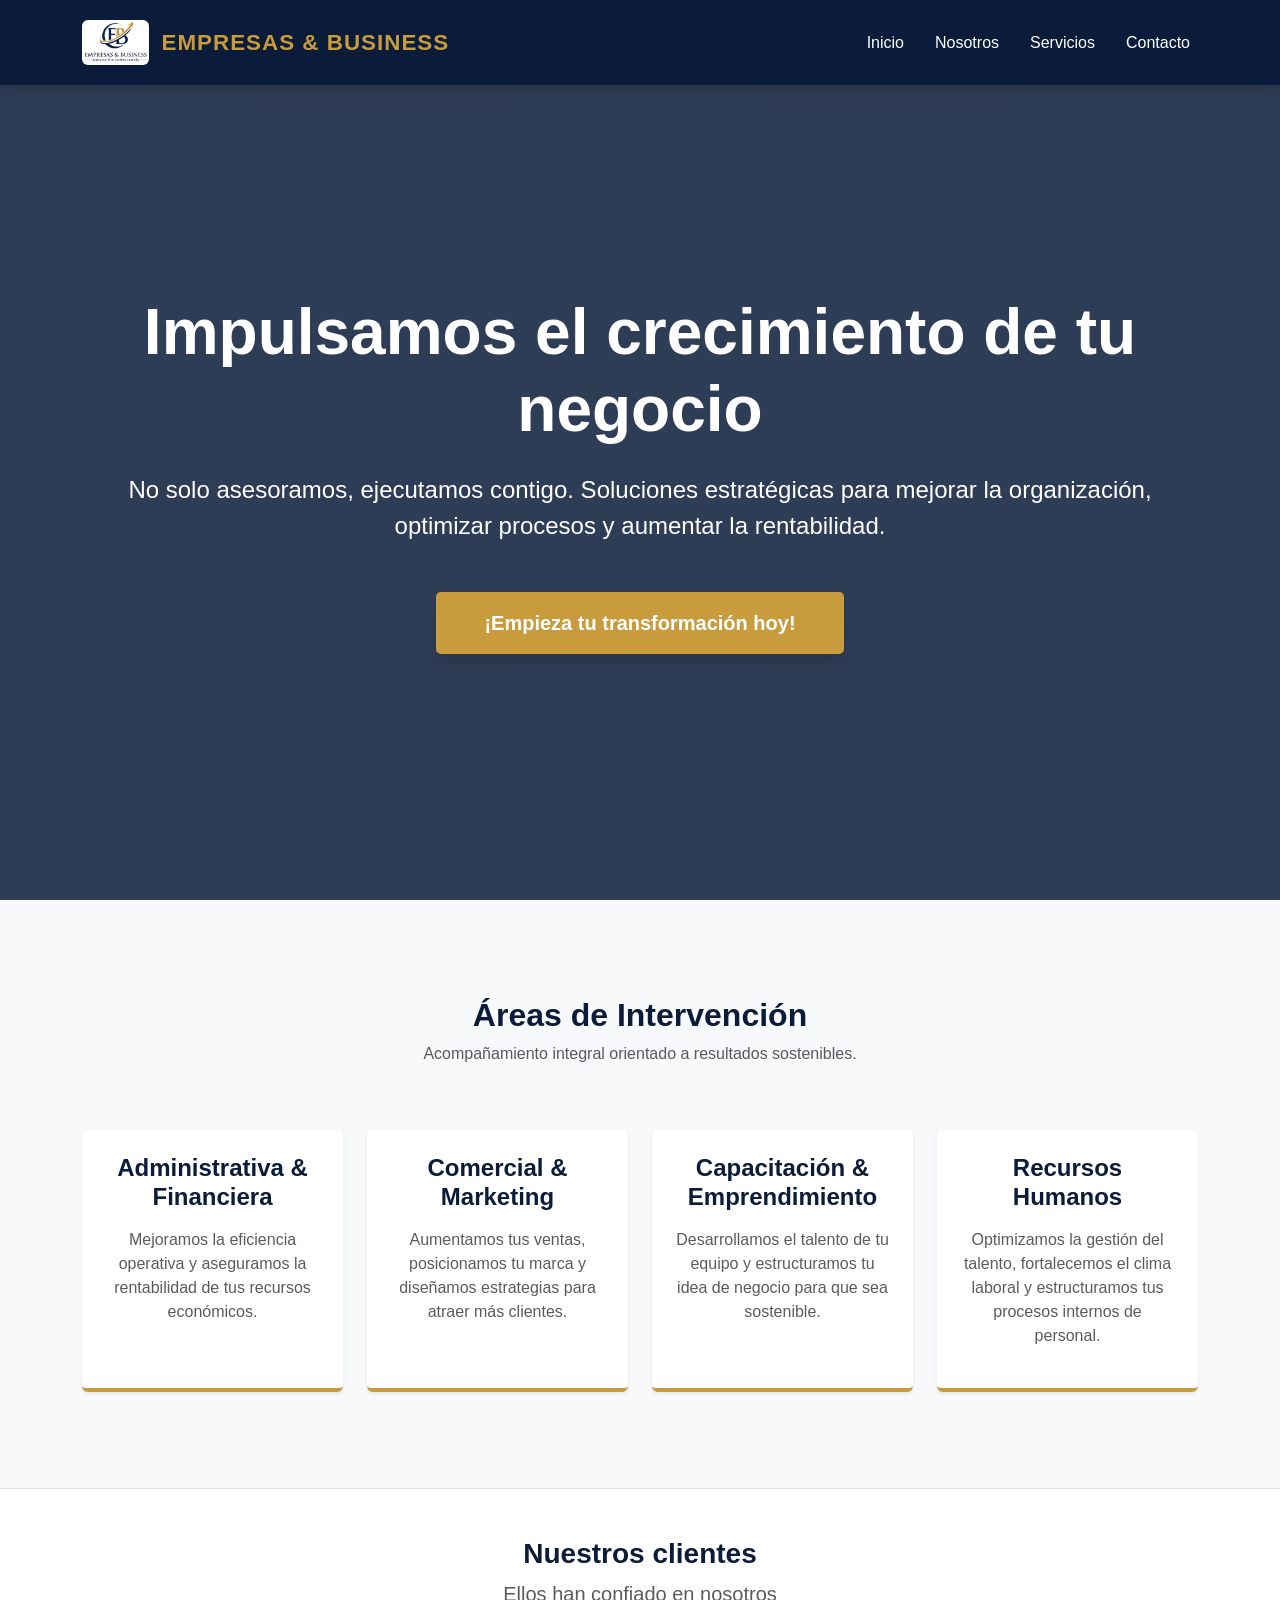
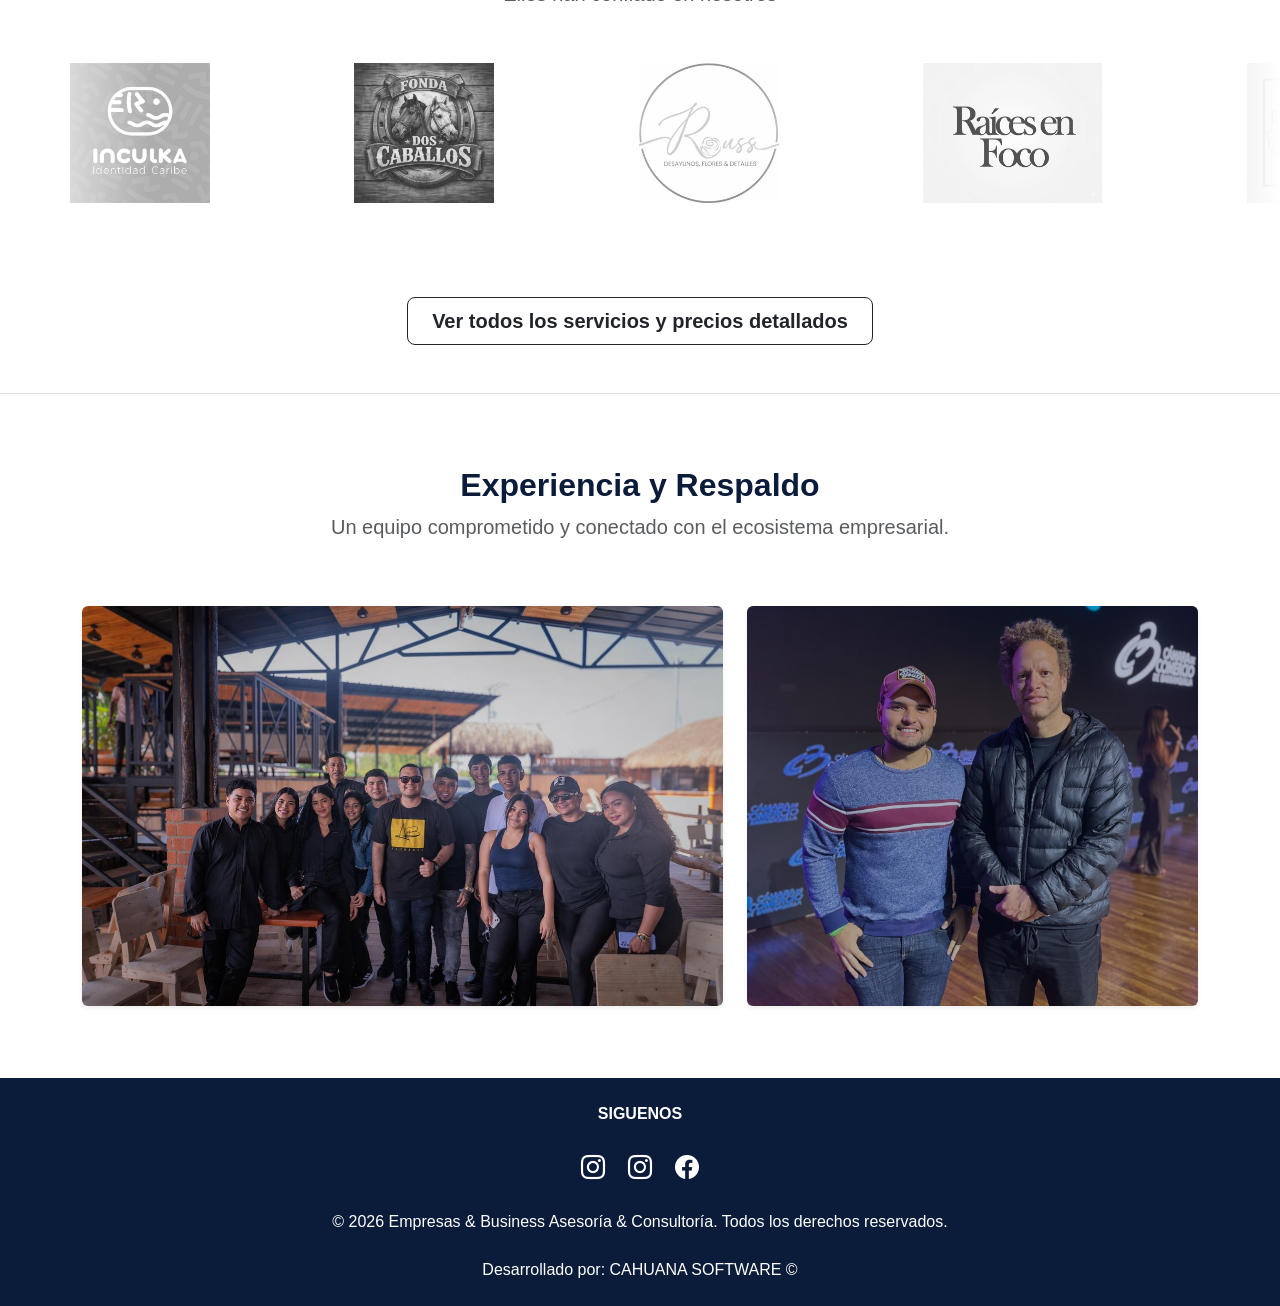
<file: index.html>
<!DOCTYPE html>
<html lang="es">
<head>
    <meta charset="UTF-8">
    <meta name="viewport" content="width=device-width, initial-scale=1.0">
    <title>Empresas & Business | Asesoría y Consultoría</title>
    
    <link href="https://cdn.jsdelivr.net/npm/bootstrap@5.3.2/dist/css/bootstrap.min.css" rel="stylesheet">
    <link rel="stylesheet" href="styles.css">    
	<link rel="stylesheet" href="https://cdn.jsdelivr.net/npm/bootstrap-icons@1.11.1/font/bootstrap-icons.css">
</head>
<body>

    <nav class="navbar navbar-expand-lg fixed-top custom-navbar shadow">
        <div class="container">
            <a class="navbar-brand fw-bold" href="index.html">
                <img src="src/img/logoempresa2.PNG" alt="Logo Empresas & Business" class="navbar-logo">
                <span>EMPRESAS & BUSINESS</span>
            </a>
            <button class="navbar-toggler bg-light" type="button" data-bs-toggle="collapse" data-bs-target="#navbarNav">
                <span class="navbar-toggler-icon"></span>
            </button>
            <div class="collapse navbar-collapse" id="navbarNav">
                <ul class="navbar-nav ms-auto">
                    <li class="nav-item"><a class="nav-link" href="index.html">Inicio</a></li>
                    <li class="nav-item"><a class="nav-link" href="acerca.html">Nosotros</a></li>
                    <li class="nav-item"><a class="nav-link" href="servicios.html">Servicios</a></li>
                    <li class="nav-item"><a class="nav-link" href="contacto.html">Contacto</a></li>
                </ul>
            </div>
        </div>
    </nav>

    <header class="hero-section vh-100 d-flex align-items-center text-center">
        <div class="container mt-5">
            <h1 class="display-3 fw-bold mb-4">Impulsamos el crecimiento de tu negocio</h1>
            <p class="lead mb-5 fs-4">No solo asesoramos, ejecutamos contigo. Soluciones estratégicas para mejorar la organización, optimizar procesos y aumentar la rentabilidad.</p>
            
            <a href="https://wa.me/573019175917?text=Hola,%20vengo%20de%20la%20página%20web%20y%20deseo%20más%20información%20sobre%20las%20asesorías" target="_blank" class="btn btn-dorado btn-lg fw-bold px-5 py-3 shadow">
                ¡Empieza tu transformación hoy!
            </a>
        </div>
    </header>

    <section class="py-5 bg-light">
    <div class="container py-5">
        <div class="row text-center mb-5">
            <div class="col-12">
                <h2 class="fw-bold text-primario">Áreas de Intervención</h2>
                <p class="text-muted">Acompañamiento integral orientado a resultados sostenibles.</p>
            </div>
        </div>
        
        <div class="row text-center g-4">
            <div class="col-md-6 col-lg-3">
                <div class="p-4 shadow-sm bg-white rounded h-100 border-bottom border-4" style="border-color: #C89B3C !important;">
                    <h4 class="fw-bold text-primario mb-3">Administrativa & Financiera</h4>
                    <p class="text-muted">Mejoramos la eficiencia operativa y aseguramos la rentabilidad de tus recursos económicos.</p>
                </div>
            </div>

            <div class="col-md-6 col-lg-3">
                <div class="p-4 shadow-sm bg-white rounded h-100 border-bottom border-4" style="border-color: #C89B3C !important;">
                    <h4 class="fw-bold text-primario mb-3">Comercial & Marketing</h4>
                    <p class="text-muted">Aumentamos tus ventas, posicionamos tu marca y diseñamos estrategias para atraer más clientes.</p>
                </div>
            </div>

            <div class="col-md-6 col-lg-3">
                <div class="p-4 shadow-sm bg-white rounded h-100 border-bottom border-4" style="border-color: #C89B3C !important;">
                    <h4 class="fw-bold text-primario mb-3">Capacitación & Emprendimiento</h4>
                    <p class="text-muted">Desarrollamos el talento de tu equipo y estructuramos tu idea de negocio para que sea sostenible.</p>
                </div>
            </div>

            <div class="col-md-6 col-lg-3">
                <div class="p-4 shadow-sm bg-white rounded h-100 border-bottom border-4" style="border-color: #C89B3C !important;">
                    <h4 class="fw-bold text-primario mb-3">Recursos Humanos</h4>
                    <p class="text-muted">Optimizamos la gestión del talento, fortalecemos el clima laboral y estructuramos tus procesos internos de personal.</p>
                </div>
            </div>
        </div>
    </div>
	</section> 
	<section class="py-5 bg-white border-top">
        <div class="container text-center mb-4">
            <h3 class="fw-bold text-primario">Nuestros clientes</h3>
            <p class="text-muted fs-5">Ellos han confiado en nosotros</p>
        </div>
        
        <div class="container-fluid px-0">
            <div class="logos-carousel">
                <div class="logos-slide">
                    <img src="src/img/logo1.png" alt="Cliente 1">
                    <img src="src/img/logo2.png" alt="Cliente 2">
                    <img src="src/img/logo3.png" alt="Cliente 3">
                    <img src="src/img/logo4.png" alt="Cliente 4">
                    <img src="src/img/logo5.png" alt="Cliente 5">
                    
                    <img src="src/img/logo1.png" alt="Cliente 1">
                    <img src="src/img/logo2.png" alt="Cliente 2">
                    <img src="src/img/logo3.png" alt="Cliente 3">
                    <img src="src/img/logo4.png" alt="Cliente 4">
                    <img src="src/img/logo5.png" alt="Cliente 5">
                </div>
            </div>
        </div>
        
        <div class="container text-center mt-5 pt-3">
            <a href="servicios.html" class="btn btn-outline-dark btn-lg px-4 fw-bold">Ver todos los servicios y precios detallados</a>
        </div>
    </section>

<section class="py-5 bg-white border-top">
        <div class="container py-4">
            <div class="row text-center mb-5">
                <div class="col-12">
                    <h2 class="fw-bold text-primario">Experiencia y Respaldo</h2>
                    <p class="text-muted fs-5">Un equipo comprometido y conectado con el ecosistema empresarial.</p>
                </div>
            </div>
            
            <div class="row g-4 align-items-center">
                <div class="col-lg-7">
                    <div class="overflow-hidden rounded shadow-sm foto-galeria-container">
                        <img src="src/img/todos.jpeg" alt="Equipo de trabajo de Empresas & Business" class="img-fluid w-100 foto-galeria">
                    </div>
                </div>
                
                <div class="col-lg-5">
                    <div class="overflow-hidden rounded shadow-sm foto-galeria-container">
                        <img src="src/img/socio.jpeg" alt="Participación en eventos empresariales" class="img-fluid w-100 foto-galeria">
                    </div>
                </div>
            </div>
        </div>
    </section>

    

    <footer class="text-white text-center py-4 mt-auto" style="background-color: var(--color-primario);">
    <div class="container">
		
        <p class="mb-0"><strong>SIGUENOS</strong></p><br>
        <div class="mb-4">
            <a href="https://www.instagram.com/empresasybusiness/" target="_blank" class="text-white text-decoration-none mx-2 fs-4" title="Instagram Empresas & Business">
                <i class="bi bi-instagram"></i>
            </a>
            <a href="https://www.instagram.com/emmanuel_berdejo/" target="_blank" class="text-white text-decoration-none mx-2 fs-4" title="Instagram del Gerente (Emmanuel Berdejo)">
                <i class="bi bi-instagram"></i>
            </a>
            <a href="https://www.facebook.com/profile.php?id=61564735677014&ref=PROFILE_EDIT_xav_ig_profile_page_web#" target="_blank" class="text-white text-decoration-none mx-2 fs-4" title="Facebook de la Empresa">
                <i class="bi bi-facebook"></i>
            </a>
        </div>

        <p class="mb-0">© 2026 Empresas & Business Asesoría & Consultoría. Todos los derechos reservados.</p><br>
        <p class="mb-0">Desarrollado por: CAHUANA SOFTWARE ©</p>
    </div>
</footer>


    <script src="https://cdn.jsdelivr.net/npm/bootstrap@5.3.2/dist/js/bootstrap.bundle.min.js"></script>
    <script src="script.js"></script>
</body>
</html>
</file>
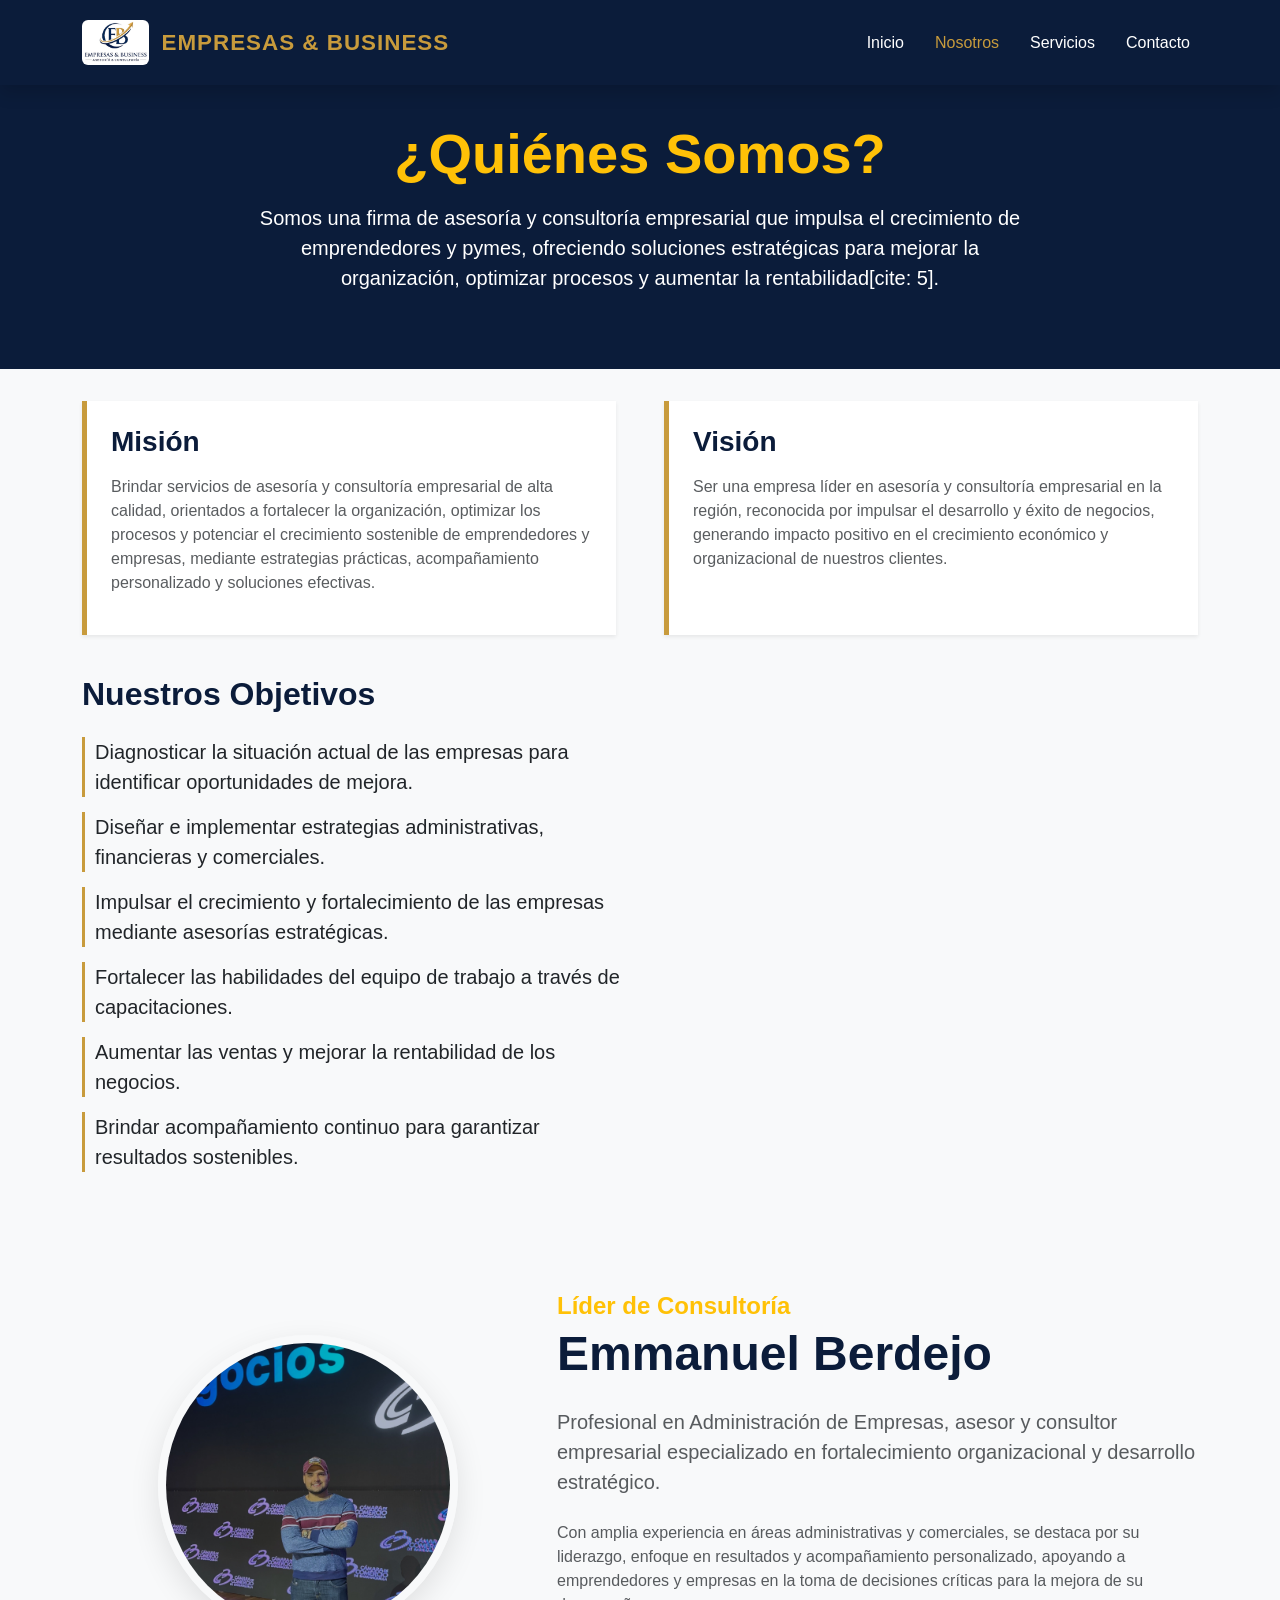
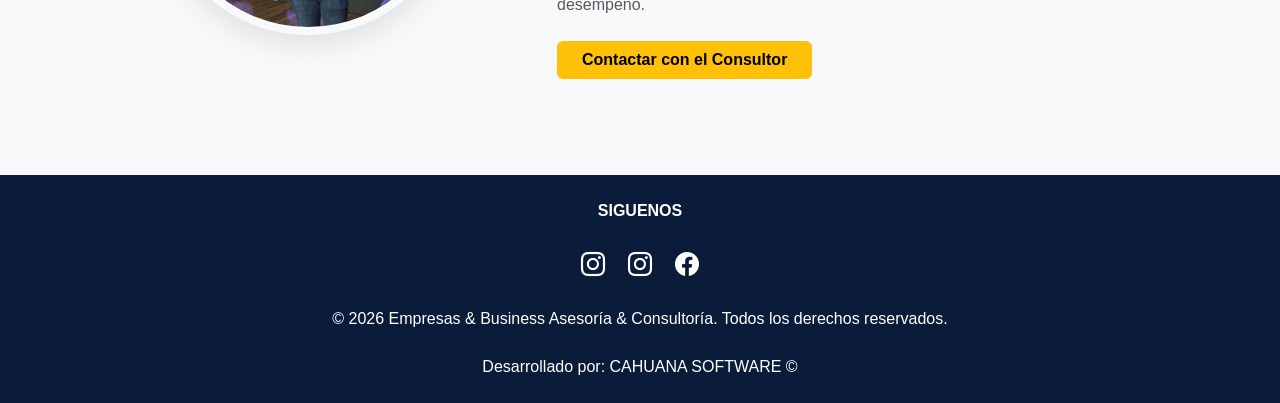
<file: acerca.html>
<!DOCTYPE html>
<html lang="es">
<head>
    <meta charset="UTF-8">
    <meta name="viewport" content="width=device-width, initial-scale=1.0">
    <title>Nosotros | Empresas & Business</title>
    
    <link href="https://cdn.jsdelivr.net/npm/bootstrap@5.3.2/dist/css/bootstrap.min.css" rel="stylesheet">
    <link rel="stylesheet" href="styles.css">
	<link rel="stylesheet" href="https://cdn.jsdelivr.net/npm/bootstrap-icons@1.11.1/font/bootstrap-icons.css">
    
    </head>
<body>

    <nav class="navbar navbar-expand-lg fixed-top custom-navbar shadow">
        <div class="container">
            <a class="navbar-brand fw-bold" href="index.html">
                <img src="src/img/logoempresa2.PNG" alt="Logo Empresas & Business" class="navbar-logo">
                <span>EMPRESAS & BUSINESS</span>
            </a>
            <button class="navbar-toggler bg-light" type="button" data-bs-toggle="collapse" data-bs-target="#navbarNav">
                <span class="navbar-toggler-icon"></span>
            </button>
            <div class="collapse navbar-collapse" id="navbarNav">
                <ul class="navbar-nav ms-auto">
                    <li class="nav-item"><a class="nav-link" href="index.html">Inicio</a></li>
                    <li class="nav-item"><a class="nav-link active" href="acerca.html">Nosotros</a></li>
                    <li class="nav-item"><a class="nav-link" href="servicios.html">Servicios</a></li>
                    <li class="nav-item"><a class="nav-link" href="contacto.html">Contacto</a></li>
                </ul>
            </div>
        </div>
    </nav>

    <header class="page-header text-center">
        <div class="container">
            <h1 class="display-4 fw-bold text-warning mb-3">¿Quiénes Somos?</h1>
            <p class="lead mx-auto" style="max-width: 800px;">
                Somos una firma de asesoría y consultoría empresarial que impulsa el crecimiento de emprendedores y pymes, ofreciendo soluciones estratégicas para mejorar la organización, optimizar procesos y aumentar la rentabilidad[cite: 5].
            </p>
        </div>
    </header>

    <section class="py-2">
        <div class="container py-4">
            <div class="row g-5">
                <div class="col-md-6">
                    <div class="card-identidad p-4 h-100 shadow-sm">
                        <h3 class="fw-bold text-primario mb-3">Misión</h3>
                        <p class="text-muted">
                            Brindar servicios de asesoría y consultoría empresarial de alta calidad, orientados a fortalecer la organización, optimizar los procesos y potenciar el crecimiento sostenible de emprendedores y empresas, mediante estrategias prácticas, acompañamiento personalizado y soluciones efectivas.
                        </p>
                    </div>
                </div>
                <div class="col-md-6">
                    <div class="card-identidad p-4 h-100 shadow-sm">
                        <h3 class="fw-bold text-primario mb-3">Visión</h3>
                        <p class="text-muted">
                            Ser una empresa líder en asesoría y consultoría empresarial en la región, reconocida por impulsar el desarrollo y éxito de negocios, generando impacto positivo en el crecimiento económico y organizacional de nuestros clientes.
                        </p>
                    </div>
                </div>
            </div>
        </div>
    </section>

    <section class="py-2 bg-light">
        <div class="container">
            <div class="row align-items-center">
                <div class="col-lg-6 mb-4 mb-lg-0">
                    <h2 class="fw-bold text-primario mb-4">Nuestros Objetivos</h2>
                    <ul class="list-unstyled objetivos-lista">
                        <li class="lead">Diagnosticar la situación actual de las empresas para identificar oportunidades de mejora.</li>
                        <li class="lead">Diseñar e implementar estrategias administrativas, financieras y comerciales.</li>
                        <li class="lead">Impulsar el crecimiento y fortalecimiento de las empresas mediante asesorías estratégicas.</li>
                        <li class="lead">Fortalecer las habilidades del equipo de trabajo a través de capacitaciones.</li>
                        <li class="lead">Aumentar las ventas y mejorar la rentabilidad de los negocios.</li>
                        <li class="lead">Brindar acompañamiento continuo para garantizar resultados sostenibles.</li>
                    </ul>
                </div>
             </div>
        </div>
    </section>

    <section class="py-5">
        <div class="container py-5">
            <div class="row align-items-center">
                <div class="col-md-5 mb-4 mb-md-0 text-center">
                    <img src="src/img/allbaute.jpeg" alt="All Baute - Líder de Consultoría" class="rounded-circle mx-auto perfil-img" style="width: 300px; height: 300px; object-fit: cover;">
                </div>
                <div class="col-md-7">
                    <h4 class="text-warning fw-bold mb-1">Líder de Consultoría</h4>
                    <h2 class="display-5 fw-bold text-primario mb-4">Emmanuel Berdejo</h2>
                    <p class="lead text-muted mb-4">
                        Profesional en Administración de Empresas, asesor y consultor empresarial especializado en fortalecimiento organizacional y desarrollo estratégico.
                    </p>
                    <p class="text-muted">
                        Con amplia experiencia en áreas administrativas y comerciales, se destaca por su liderazgo, enfoque en resultados y acompañamiento personalizado, apoyando a emprendedores y empresas en la toma de decisiones críticas para la mejora de su desempeño.
                    </p>
                    <div class="mt-4">
                        <a href="https://wa.me/573019175917" class="btn btn-warning fw-bold px-4">Contactar con el Consultor</a>
                    </div>
                </div>
            </div>
        </div>
    </section>

    <footer class="text-white text-center py-4 mt-auto" style="background-color: var(--color-primario);">
    <div class="container">
		
        <p class="mb-0"><strong>SIGUENOS</strong></p><br>
        <div class="mb-4">
            <a href="https://www.instagram.com/empresasybusiness/" target="_blank" class="text-white text-decoration-none mx-2 fs-4" title="Instagram Empresas & Business">
                <i class="bi bi-instagram"></i>
            </a>
            <a href="https://www.instagram.com/emmanuel_berdejo/" target="_blank" class="text-white text-decoration-none mx-2 fs-4" title="Instagram del Gerente (Emmanuel Berdejo)">
                <i class="bi bi-instagram"></i>
            </a>
            <a href="https://www.facebook.com/profile.php?id=61564735677014&ref=PROFILE_EDIT_xav_ig_profile_page_web#" target="_blank" class="text-white text-decoration-none mx-2 fs-4" title="Facebook de la Empresa">
                <i class="bi bi-facebook"></i>
            </a>
        </div>

        <p class="mb-0">© 2026 Empresas & Business Asesoría & Consultoría. Todos los derechos reservados.</p><br>
        <p class="mb-0">Desarrollado por: CAHUANA SOFTWARE ©</p>
    </div>
</footer>


    <script src="https://cdn.jsdelivr.net/npm/bootstrap@5.3.2/dist/js/bootstrap.bundle.min.js"></script>
    <script src="script.js"></script>
</body>
</html>
</file>
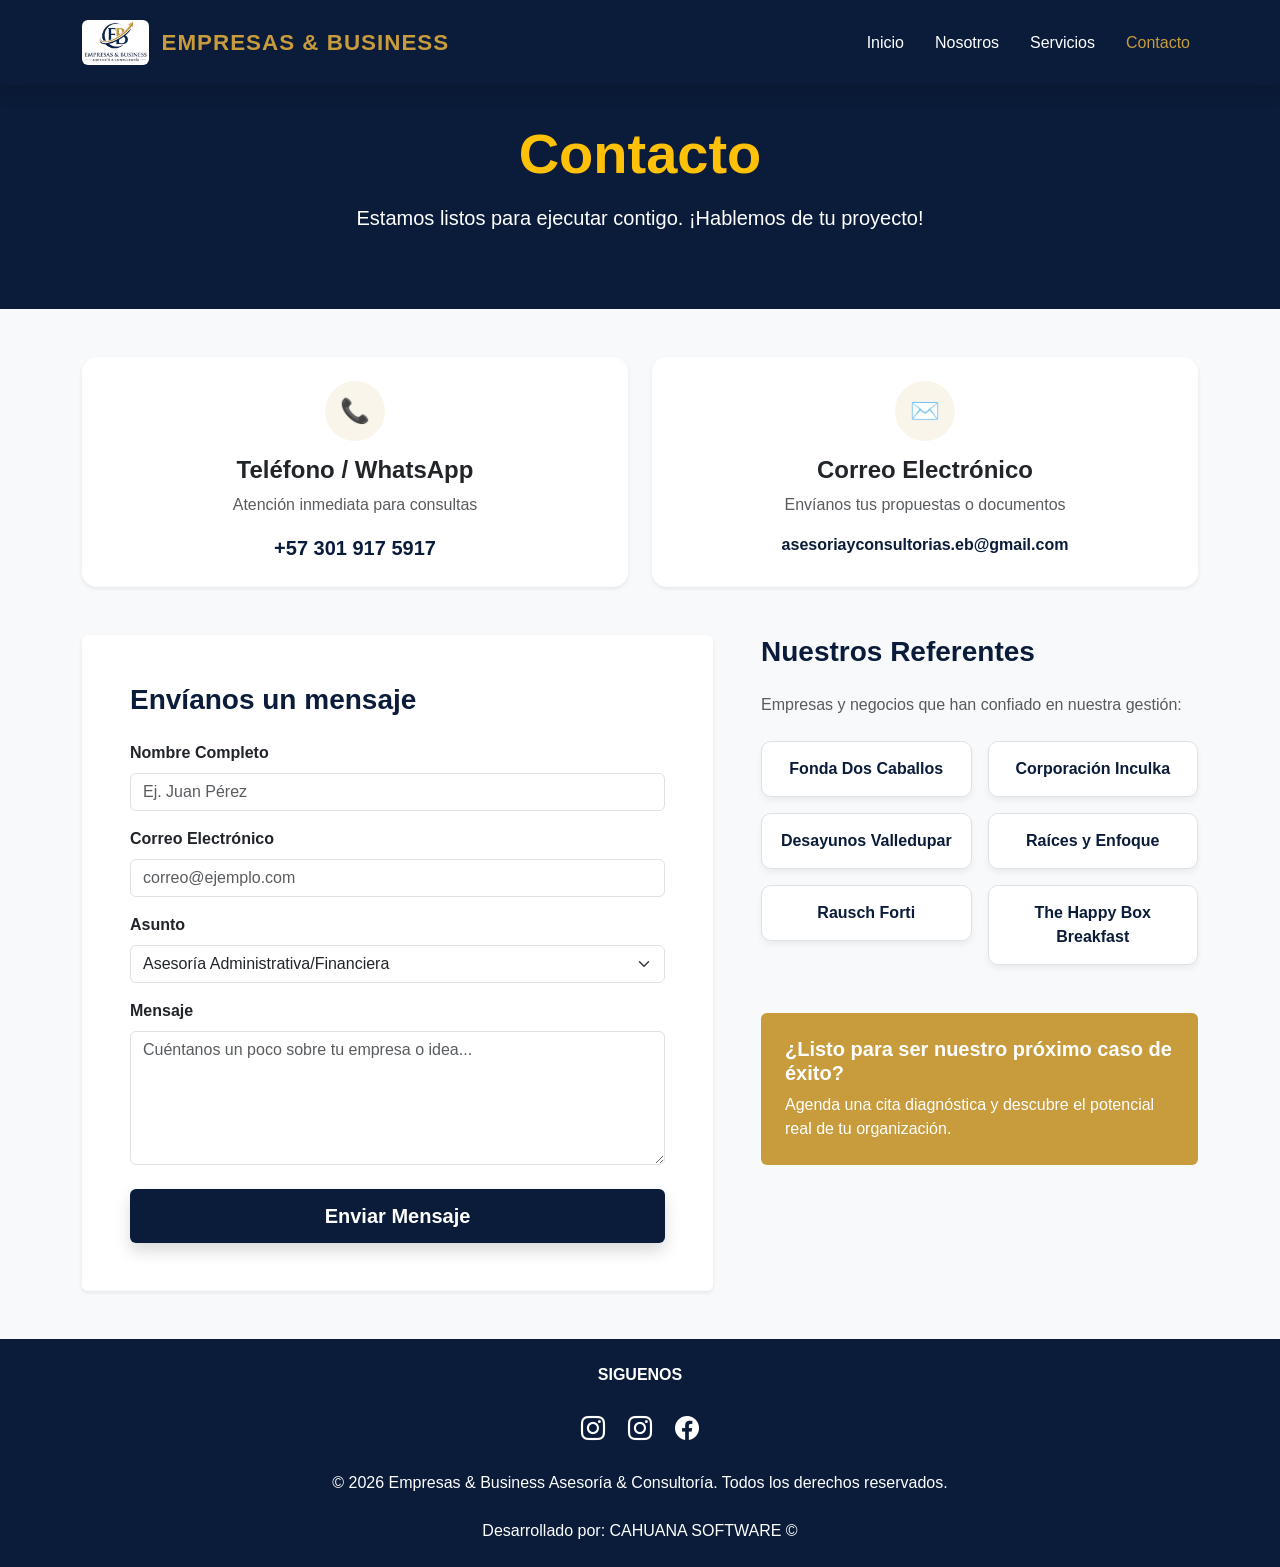
<file: contacto.html>
<!DOCTYPE html>
<html lang="es">
<head>
    <meta charset="UTF-8">
    <meta name="viewport" content="width=device-width, initial-scale=1.0">
    <title>Contacto | Empresas & Business</title>
    
    <link href="https://cdn.jsdelivr.net/npm/bootstrap@5.3.2/dist/css/bootstrap.min.css" rel="stylesheet">
    <link rel="stylesheet" href="styles.css"> 
	<link rel="stylesheet" href="https://cdn.jsdelivr.net/npm/bootstrap-icons@1.11.1/font/bootstrap-icons.css">
</head>
<body>

    <nav class="navbar navbar-expand-lg fixed-top custom-navbar shadow">
        <div class="container">
            <a class="navbar-brand fw-bold" href="index.html">
                <img src="src/img/logoempresa2.PNG" alt="Logo Empresas & Business" class="navbar-logo">
                <span>EMPRESAS & BUSINESS</span>
            </a>
            <button class="navbar-toggler bg-light" type="button" data-bs-toggle="collapse" data-bs-target="#navbarNav">
                <span class="navbar-toggler-icon"></span>
            </button>
            <div class="collapse navbar-collapse" id="navbarNav">
                <ul class="navbar-nav ms-auto">
                    <li class="nav-item"><a class="nav-link" href="index.html">Inicio</a></li>
                    <li class="nav-item"><a class="nav-link" href="acerca.html">Nosotros</a></li>
                    <li class="nav-item"><a class="nav-link" href="servicios.html">Servicios</a></li>
                    <li class="nav-item"><a class="nav-link active" href="contacto.html">Contacto</a></li>
                </ul>
            </div>
        </div>
    </nav>

    <header class="page-header text-center">
        <div class="container">
            <h1 class="display-4 fw-bold text-warning mb-3">Contacto</h1>
            <p class="lead">Estamos listos para ejecutar contigo. ¡Hablemos de tu proyecto!</p>
        </div>
    </header>

    <section class="py-5">
        <div class="container">
            <div class="row g-4 text-center mb-5">
                <div class="col-md-6">
                    <div class="card contact-card p-4 shadow-sm h-100">
                        <div class="icon-circle">📞</div>
                        <h4 class="fw-bold">Teléfono / WhatsApp</h4>
                        <p class="text-muted">Atención inmediata para consultas</p>
                        <a href="https://wa.me/573019175917" class="text-decoration-none fw-bold fs-5" style="color: var(--color-primario);">+57 301 917 5917</a>
                    </div>
                </div>
                <div class="col-md-6">
                    <div class="card contact-card p-4 shadow-sm h-100">
                        <div class="icon-circle">✉️</div>
                        <h4 class="fw-bold">Correo Electrónico</h4>
                        <p class="text-muted">Envíanos tus propuestas o documentos</p>
                        <a href="mailto:asesoriayconsultorias.eb@gmail.com" class="text-decoration-none fw-bold" style="color: var(--color-primario);">asesoriayconsultorias.eb@gmail.com</a>
                    </div>
                </div>
            </div>

            <div class="row g-5">
                <div class="col-lg-7">
                    <div class="bg-white p-5 rounded shadow-sm">
                        <h3 class="fw-bold mb-4" style="color: var(--color-primario);">Envíanos un mensaje</h3>
                        <form name="contacto-negocio" method="POST" data-netlify="true">
                            <div class="mb-3">
                                <label class="form-label fw-bold">Nombre Completo</label>
                                <input type="text" name="nombre" class="form-control" placeholder="Ej. Juan Pérez" required>
                            </div>
                            <div class="mb-3">
                                <label class="form-label fw-bold">Correo Electrónico</label>
                                <input type="email" name="email" class="form-control" placeholder="correo@ejemplo.com" required>
                            </div>
                            <div class="mb-3">
                                <label class="form-label fw-bold">Asunto</label>
                                <select name="asunto" class="form-select">
                                    <option value="asesoria">Asesoría Administrativa/Financiera</option>
                                    <option value="marketing">Marketing y Ventas</option>
                                    <option value="capacitacion">Capacitación Empresarial</option>
                                    <option value="otro">Otro Motivo</option>
                                </select>
                            </div>
                            <div class="mb-4">
                                <label class="form-label fw-bold">Mensaje</label>
                                <textarea name="mensaje" class="form-control" rows="5" placeholder="Cuéntanos un poco sobre tu empresa o idea..." required></textarea>
                            </div>
                            <button type="submit" class="btn btn-enviar w-100 fs-5 shadow">Enviar Mensaje</button>
                        </form>
                    </div>
                </div>

                <div class="col-lg-5">
                    <h3 class="fw-bold mb-4" style="color: var(--color-primario);">Nuestros Referentes</h3>
                    <p class="text-muted mb-4">Empresas y negocios que han confiado en nuestra gestión:</p>
                    <div class="row g-3">
                        <div class="col-6"><div class="referente-tag">Fonda Dos Caballos</div></div>
                        <div class="col-6"><div class="referente-tag">Corporación Inculka</div></div>
                        <div class="col-6"><div class="referente-tag">Desayunos Valledupar</div></div>
                        <div class="col-6"><div class="referente-tag">Raíces y Enfoque</div></div>
                        <div class="col-6"><div class="referente-tag">Rausch Forti</div></div>
                        <div class="col-6"><div class="referente-tag">The Happy Box Breakfast</div></div>
                    </div>
                    <div class="mt-5 p-4 rounded" style="background-color: var(--color-secundario); color: white;">
                        <h5 class="fw-bold">¿Listo para ser nuestro próximo caso de éxito?</h5>
                        <p class="mb-0">Agenda una cita diagnóstica y descubre el potencial real de tu organización.</p>
                    </div>
                </div>
            </div>
        </div>
    </section>

    <footer class="text-white text-center py-4 mt-auto" style="background-color: var(--color-primario);">
    <div class="container">
		
        <p class="mb-0"><strong>SIGUENOS</strong></p><br>
        <div class="mb-4">
            <a href="https://www.instagram.com/empresasybusiness/" target="_blank" class="text-white text-decoration-none mx-2 fs-4" title="Instagram Empresas & Business">
                <i class="bi bi-instagram"></i>
            </a>
            <a href="https://www.instagram.com/emmanuel_berdejo/" target="_blank" class="text-white text-decoration-none mx-2 fs-4" title="Instagram del Gerente (Emmanuel Berdejo)">
                <i class="bi bi-instagram"></i>
            </a>
            <a href="https://www.facebook.com/profile.php?id=61564735677014&ref=PROFILE_EDIT_xav_ig_profile_page_web#" target="_blank" class="text-white text-decoration-none mx-2 fs-4" title="Facebook de la Empresa">
                <i class="bi bi-facebook"></i>
            </a>
        </div>

        <p class="mb-0">© 2026 Empresas & Business Asesoría & Consultoría. Todos los derechos reservados.</p><br>
        <p class="mb-0">Desarrollado por: CAHUANA SOFTWARE ©</p>
    </div>
</footer>


    <script src="https://cdn.jsdelivr.net/npm/bootstrap@5.3.2/dist/js/bootstrap.bundle.min.js"></script>
    <script src="script.js"></script>
</body>
</html>
</file>
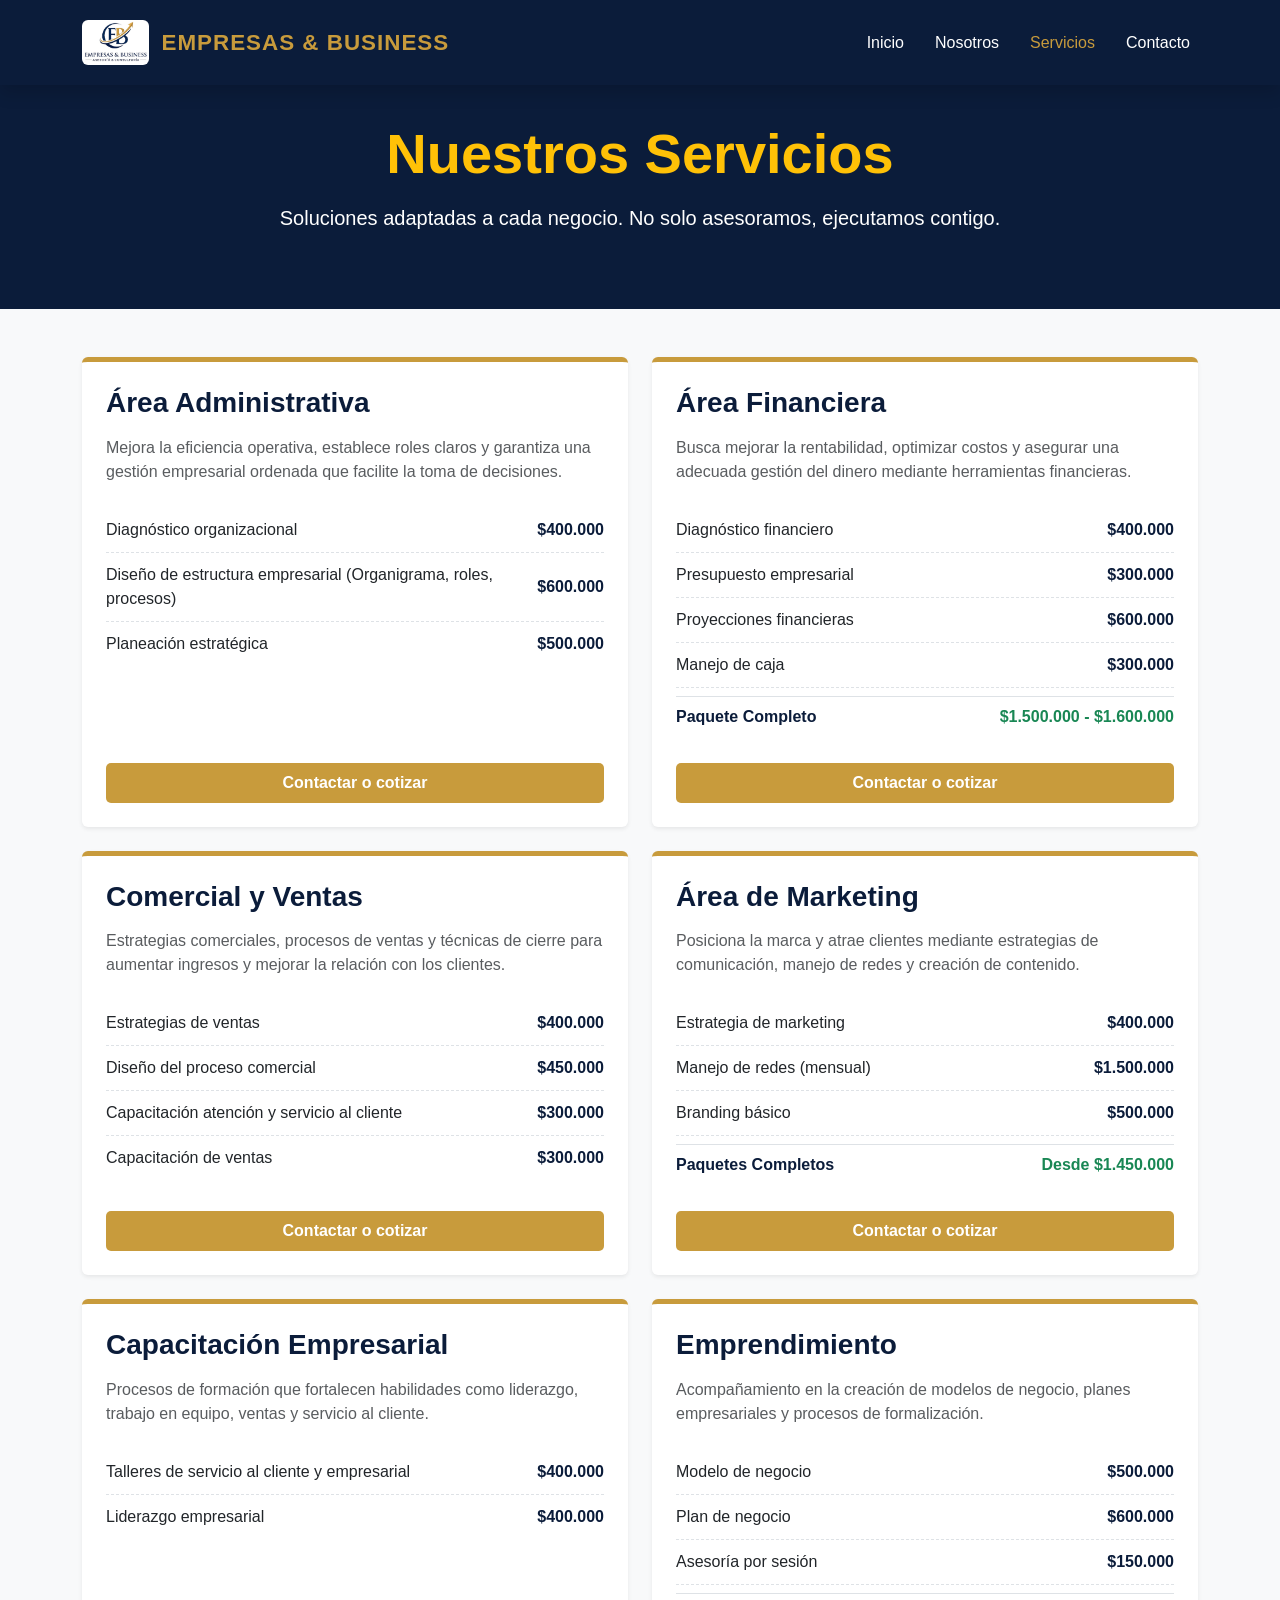
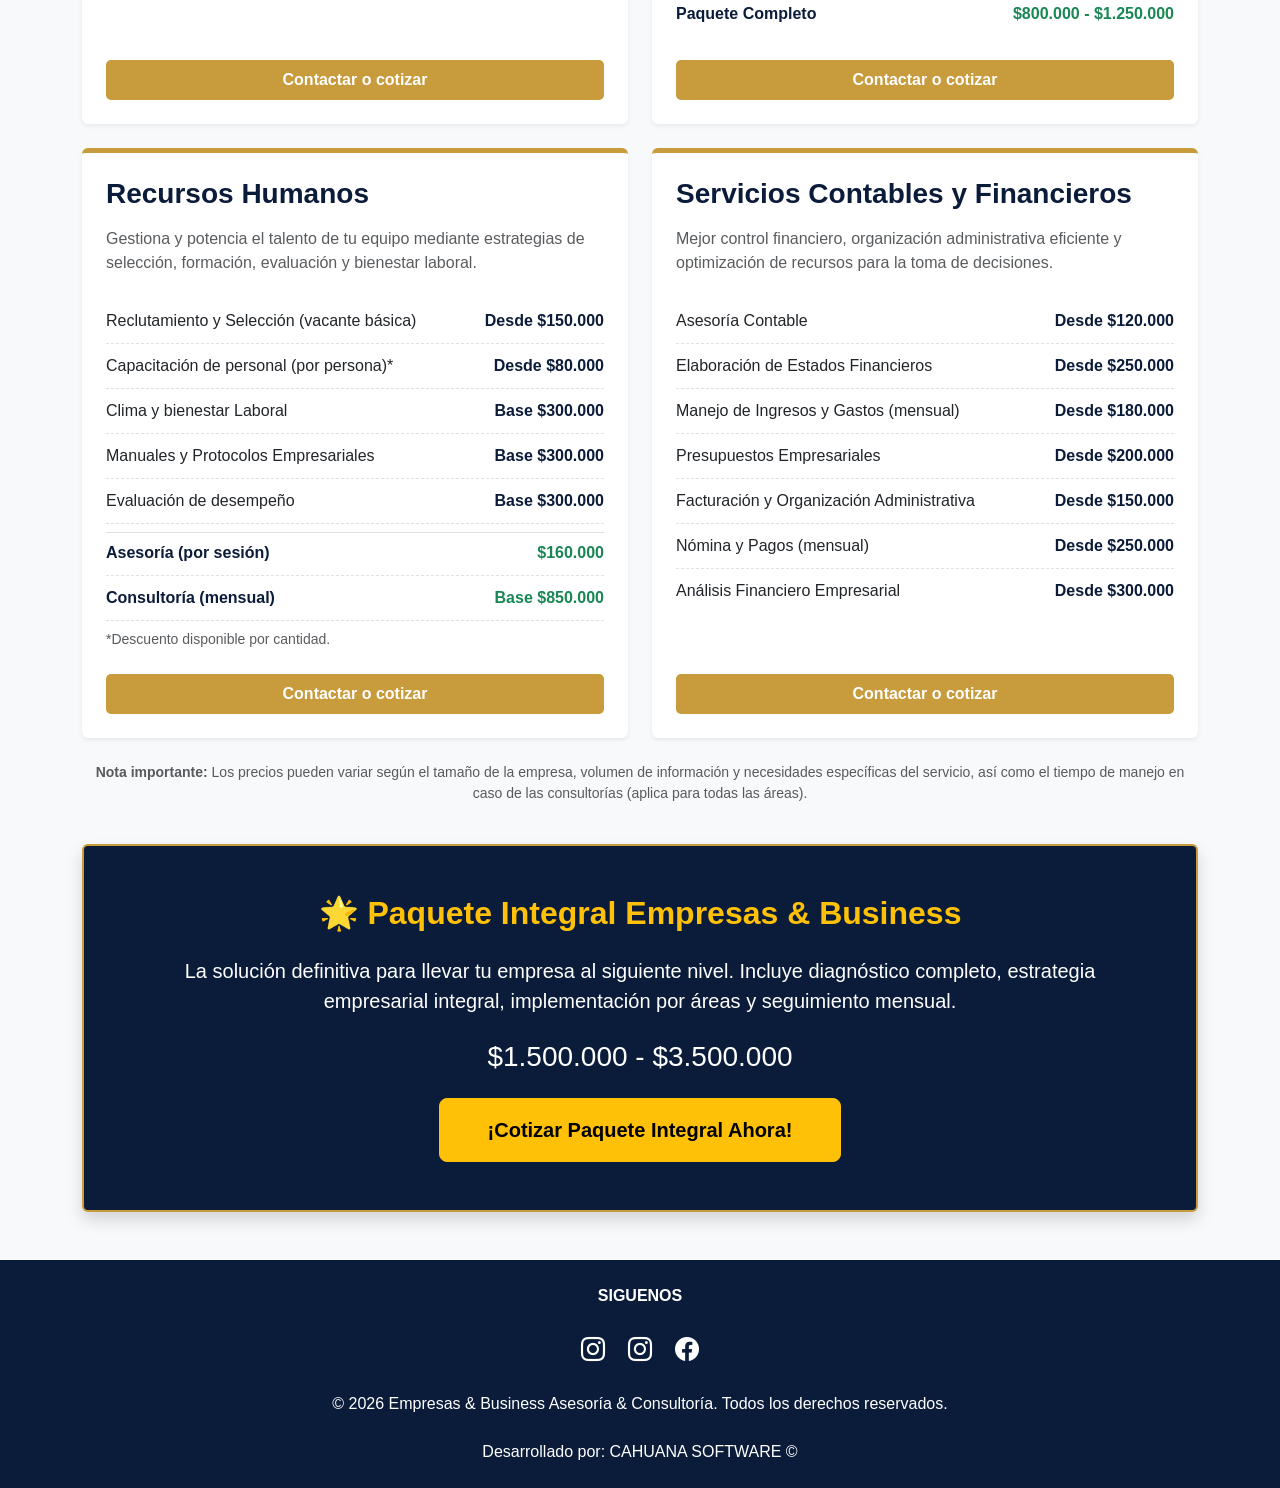
<file: servicios.html>
<!DOCTYPE html>
<html lang="es">
<head>
    <meta charset="UTF-8">
    <meta name="viewport" content="width=device-width, initial-scale=1.0">
    <title>Servicios | Empresas & Business</title>
    
    <link href="https://cdn.jsdelivr.net/npm/bootstrap@5.3.2/dist/css/bootstrap.min.css" rel="stylesheet">
    <link rel="stylesheet" href="styles.css">
	<link rel="stylesheet" href="https://cdn.jsdelivr.net/npm/bootstrap-icons@1.11.1/font/bootstrap-icons.css">
</head>
<body>

    <nav class="navbar navbar-expand-lg fixed-top custom-navbar shadow">
        <div class="container">
            <a class="navbar-brand fw-bold" href="index.html">
                <img src="src/img/logoempresa2.PNG" alt="Logo Empresas & Business" class="navbar-logo">
                <span>EMPRESAS & BUSINESS</span>
            </a>
            <button class="navbar-toggler bg-light" type="button" data-bs-toggle="collapse" data-bs-target="#navbarNav">
                <span class="navbar-toggler-icon"></span>
            </button>
            <div class="collapse navbar-collapse" id="navbarNav">
                <ul class="navbar-nav ms-auto">
                    <li class="nav-item"><a class="nav-link" href="index.html">Inicio</a></li>
                    <li class="nav-item"><a class="nav-link" href="acerca.html">Nosotros</a></li>
                    <li class="nav-item"><a class="nav-link active" href="servicios.html">Servicios</a></li>
                    <li class="nav-item"><a class="nav-link" href="contacto.html">Contacto</a></li>
                </ul>
            </div>
        </div>
    </nav>

    <header class="page-header text-center">
        <div class="container">
            <h1 class="display-4 fw-bold text-warning mb-3">Nuestros Servicios</h1>
            <p class="lead">Soluciones adaptadas a cada negocio. No solo asesoramos, ejecutamos contigo.</p>
        </div>
    </header>

    <section class="py-5">
    <div class="container">
        
        <div class="row g-4">
            
            <div class="col-lg-6">
                <div class="card card-servicio shadow-sm">
                    <div class="card-body p-4 d-flex flex-column">
                        <h3 class="card-title fw-bold text-primario mb-3">Área Administrativa</h3>
                        <p class="card-text text-muted mb-4">Mejora la eficiencia operativa, establece roles claros y garantiza una gestión empresarial ordenada que facilite la toma de decisiones.</p>
                        
                        <div class="mb-4 flex-grow-1">
                            <div class="precio-item">
                                <span>Diagnóstico organizacional</span>
                                <span class="precio-valor">$400.000</span>
                            </div>
                            <div class="precio-item">
                                <span>Diseño de estructura empresarial (Organigrama, roles, procesos)</span>
                                <span class="precio-valor">$600.000</span>
                            </div>
                            <div class="precio-item">
                                <span>Planeación estratégica</span>
                                <span class="precio-valor">$500.000</span>
                            </div>
                        </div>
                        
                        <a href="https://wa.me/573019175917?text=Hola,%20deseo%20cotizar%20los%20servicios%20del%20Área%20Administrativa.%20Me%20gustaría%20más%20información." target="_blank" class="btn btn-dorado w-100 fw-bold py-2 mt-auto">Contactar o cotizar</a>
                    </div>
                </div>
            </div>

            <div class="col-lg-6">
                <div class="card card-servicio shadow-sm">
                    <div class="card-body p-4 d-flex flex-column">
                        <h3 class="card-title fw-bold text-primario mb-3">Área Financiera</h3>
                        <p class="card-text text-muted mb-4">Busca mejorar la rentabilidad, optimizar costos y asegurar una adecuada gestión del dinero mediante herramientas financieras.</p>
                        
                        <div class="mb-4 flex-grow-1">
                            <div class="precio-item">
                                <span>Diagnóstico financiero</span>
                                <span class="precio-valor">$400.000</span>
                            </div>
                            <div class="precio-item">
                                <span>Presupuesto empresarial</span>
                                <span class="precio-valor">$300.000</span>
                            </div>
                            <div class="precio-item">
                                <span>Proyecciones financieras</span>
                                <span class="precio-valor">$600.000</span>
                            </div>
                            <div class="precio-item">
                                <span>Manejo de caja</span>
                                <span class="precio-valor">$300.000</span>
                            </div>
                            <div class="precio-item fw-bold mt-2 pt-2 border-top">
                                <span class="text-primario">Paquete Completo</span>
                                <span class="text-success">$1.500.000 - $1.600.000</span>
                            </div>
                        </div>
                        
                        <a href="https://wa.me/573019175917?text=Hola,%20deseo%20cotizar%20los%20servicios%20del%20Área%20Financiera.%20Me%20gustaría%20más%20información." target="_blank" class="btn btn-dorado w-100 fw-bold py-2 mt-auto">Contactar o cotizar</a>
                    </div>
                </div>
            </div>

            <div class="col-lg-6">
                <div class="card card-servicio shadow-sm">
                    <div class="card-body p-4 d-flex flex-column">
                        <h3 class="card-title fw-bold text-primario mb-3">Comercial y Ventas</h3>
                        <p class="card-text text-muted mb-4">Estrategias comerciales, procesos de ventas y técnicas de cierre para aumentar ingresos y mejorar la relación con los clientes.</p>
                        
                        <div class="mb-4 flex-grow-1">
                            <div class="precio-item">
                                <span>Estrategias de ventas</span>
                                <span class="precio-valor">$400.000</span>
                            </div>
                            <div class="precio-item">
                                <span>Diseño del proceso comercial</span>
                                <span class="precio-valor">$450.000</span>
                            </div>
                            <div class="precio-item">
                                <span>Capacitación atención y servicio al cliente</span>
                                <span class="precio-valor">$300.000</span>
                            </div>
                            <div class="precio-item">
                                <span>Capacitación de ventas</span>
                                <span class="precio-valor">$300.000</span>
                            </div>
                        </div>
                        
                        <a href="https://wa.me/573019175917?text=Hola,%20deseo%20cotizar%20los%20servicios%20del%20Área%20Comercial%20y%20Ventas.%20Me%20gustaría%20más%20información." target="_blank" class="btn btn-dorado w-100 fw-bold py-2 mt-auto">Contactar o cotizar</a>
                    </div>
                </div>
            </div>

            <div class="col-lg-6">
                <div class="card card-servicio shadow-sm">
                    <div class="card-body p-4 d-flex flex-column">
                        <h3 class="card-title fw-bold text-primario mb-3">Área de Marketing</h3>
                        <p class="card-text text-muted mb-4">Posiciona la marca y atrae clientes mediante estrategias de comunicación, manejo de redes y creación de contenido.</p>
                        
                        <div class="mb-4 flex-grow-1">
                            <div class="precio-item">
                                <span>Estrategia de marketing</span>
                                <span class="precio-valor">$400.000</span>
                            </div>
                            <div class="precio-item">
                                <span>Manejo de redes (mensual)</span>
                                <span class="precio-valor">$1.500.000</span>
                            </div>
                            <div class="precio-item">
                                <span>Branding básico</span>
                                <span class="precio-valor">$500.000</span>
                            </div>
                            <div class="precio-item fw-bold mt-2 pt-2 border-top">
                                <span class="text-primario">Paquetes Completos</span>
                                <span class="text-success">Desde $1.450.000</span>
                            </div>
                        </div>
                        
                        <a href="https://wa.me/573019175917?text=Hola,%20deseo%20cotizar%20los%20servicios%20del%20Área%20de%20Marketing.%20Me%20gustaría%20más%20información." target="_blank" class="btn btn-dorado w-100 fw-bold py-2 mt-auto">Contactar o cotizar</a>
                    </div>
                </div>
            </div>

            <div class="col-lg-6">
                <div class="card card-servicio shadow-sm">
                    <div class="card-body p-4 d-flex flex-column">
                        <h3 class="card-title fw-bold text-primario mb-3">Capacitación Empresarial</h3>
                        <p class="card-text text-muted mb-4">Procesos de formación que fortalecen habilidades como liderazgo, trabajo en equipo, ventas y servicio al cliente.</p>
                        
                        <div class="mb-4 flex-grow-1">
                            <div class="precio-item">
                                <span>Talleres de servicio al cliente y empresarial</span>
                                <span class="precio-valor">$400.000</span>
                            </div>
                            <div class="precio-item">
                                <span>Liderazgo empresarial</span>
                                <span class="precio-valor">$400.000</span>
                            </div>
                        </div>
                        
                        <a href="https://wa.me/573019175917?text=Hola,%20deseo%20cotizar%20los%20servicios%20de%20Capacitación%20Empresarial.%20Me%20gustaría%20más%20información." target="_blank" class="btn btn-dorado w-100 fw-bold py-2 mt-auto">Contactar o cotizar</a>
                    </div>
                </div>
            </div>

            <div class="col-lg-6">
                <div class="card card-servicio shadow-sm">
                    <div class="card-body p-4 d-flex flex-column">
                        <h3 class="card-title fw-bold text-primario mb-3">Emprendimiento</h3>
                        <p class="card-text text-muted mb-4">Acompañamiento en la creación de modelos de negocio, planes empresariales y procesos de formalización.</p>
                        
                        <div class="mb-4 flex-grow-1">
                            <div class="precio-item">
                                <span>Modelo de negocio</span>
                                <span class="precio-valor">$500.000</span>
                            </div>
                            <div class="precio-item">
                                <span>Plan de negocio</span>
                                <span class="precio-valor">$600.000</span>
                            </div>
                            <div class="precio-item">
                                <span>Asesoría por sesión</span>
                                <span class="precio-valor">$150.000</span>
                            </div>
                            <div class="precio-item fw-bold mt-2 pt-2 border-top">
                                <span class="text-primario">Paquete Completo</span>
                                <span class="text-success">$800.000 - $1.250.000</span>
                            </div>
                        </div>
                        
                        <a href="https://wa.me/573019175917?text=Hola,%20deseo%20cotizar%20los%20servicios%20de%20Emprendimiento%20y%20Fortalecimiento.%20Me%20gustaría%20más%20información." target="_blank" class="btn btn-dorado w-100 fw-bold py-2 mt-auto">Contactar o cotizar</a>
                    </div>
                </div>
            </div>

            <div class="col-lg-6">
                <div class="card card-servicio shadow-sm">
                    <div class="card-body p-4 d-flex flex-column">
                        <h3 class="card-title fw-bold text-primario mb-3">Recursos Humanos</h3>
                        <p class="card-text text-muted mb-4">Gestiona y potencia el talento de tu equipo mediante estrategias de selección, formación, evaluación y bienestar laboral.</p>
                        
                        <div class="mb-4 flex-grow-1">
                            <div class="precio-item">
                                <span>Reclutamiento y Selección (vacante básica)</span>
                                <span class="precio-valor">Desde $150.000</span>
                            </div>
                            <div class="precio-item">
                                <span>Capacitación de personal (por persona)*</span>
                                <span class="precio-valor">Desde $80.000</span>
                            </div>
                            <div class="precio-item">
                                <span>Clima y bienestar Laboral</span>
                                <span class="precio-valor">Base $300.000</span>
                            </div>
                            <div class="precio-item">
                                <span>Manuales y Protocolos Empresariales</span>
                                <span class="precio-valor">Base $300.000</span>
                            </div>
                            <div class="precio-item">
                                <span>Evaluación de desempeño</span>
                                <span class="precio-valor">Base $300.000</span>
                            </div>
                            <div class="precio-item fw-bold mt-2 pt-2 border-top">
                                <span class="text-primario">Asesoría (por sesión)</span>
                                <span class="text-success">$160.000</span>
                            </div>
                            <div class="precio-item fw-bold">
                                <span class="text-primario">Consultoría (mensual)</span>
                                <span class="text-success">Base $850.000</span>
                            </div>
                            <small class="text-muted d-block mt-2">*Descuento disponible por cantidad.</small>
                        </div>
                        
                        <a href="https://wa.me/573019175917?text=Hola,%20deseo%20cotizar%20los%20servicios%20del%20Área%20de%20Recursos%20Humanos.%20Me%20gustaría%20más%20información." target="_blank" class="btn btn-dorado w-100 fw-bold py-2 mt-auto">Contactar o cotizar</a>
                    </div>
                </div>
            </div>

            <div class="col-lg-6">
                <div class="card card-servicio shadow-sm">
                    <div class="card-body p-4 d-flex flex-column">
                        <h3 class="card-title fw-bold text-primario mb-3">Servicios Contables y Financieros</h3>
                        <p class="card-text text-muted mb-4">Mejor control financiero, organización administrativa eficiente y optimización de recursos para la toma de decisiones.</p>
                        
                        <div class="mb-4 flex-grow-1">
                            <div class="precio-item">
                                <span>Asesoría Contable</span>
                                <span class="precio-valor">Desde $120.000</span>
                            </div>
                            <div class="precio-item">
                                <span>Elaboración de Estados Financieros</span>
                                <span class="precio-valor">Desde $250.000</span>
                            </div>
                            <div class="precio-item">
                                <span>Manejo de Ingresos y Gastos (mensual)</span>
                                <span class="precio-valor">Desde $180.000</span>
                            </div>
                            <div class="precio-item">
                                <span>Presupuestos Empresariales</span>
                                <span class="precio-valor">Desde $200.000</span>
                            </div>
                            <div class="precio-item">
                                <span>Facturación y Organización Administrativa</span>
                                <span class="precio-valor">Desde $150.000</span>
                            </div>
                            <div class="precio-item">
                                <span>Nómina y Pagos (mensual)</span>
                                <span class="precio-valor">Desde $250.000</span>
                            </div>
                            <div class="precio-item">
                                <span>Análisis Financiero Empresarial</span>
                                <span class="precio-valor">Desde $300.000</span>
                            </div>
                        </div>
                        
                        <a href="https://wa.me/573019175917?text=Hola,%20deseo%20cotizar%20los%20Servicios%20Contables%20y%20Financieros.%20Me%20gustaría%20más%20información." target="_blank" class="btn btn-dorado w-100 fw-bold py-2 mt-auto">Contactar o cotizar</a>
                    </div>
                </div>
            </div>

            <div class="col-12 mt-4 text-center">
                <p class="text-muted small"><strong>Nota importante:</strong> Los precios pueden variar según el tamaño de la empresa, volumen de información y necesidades específicas del servicio, así como el tiempo de manejo en caso de las consultorías (aplica para todas las áreas).</p>
            </div>

            <div class="col-12 mt-4">
                <div class="card shadow" style="border: 2px solid var(--color-secundario); background-color: var(--color-primario); color: white;">
                    <div class="card-body p-5 text-center">
                        <h2 class="fw-bold text-warning mb-4">🌟 Paquete Integral Empresas & Business</h2>
                        <p class="lead mb-4">La solución definitiva para llevar tu empresa al siguiente nivel. Incluye diagnóstico completo, estrategia empresarial integral, implementación por áreas y seguimiento mensual.</p>
                        <h3 class="mb-4 text-white">$1.500.000 - $3.500.000</h3>
                        <a href="https://wa.me/573019175917?text=Hola,%20estoy%20muy%20interesado%20en%20el%20Paquete%20Integral%20Empresas%20%26%20Business.%20Quiero%20agendar%20una%20reunión." target="_blank" class="btn btn-warning btn-lg fw-bold px-5 py-3">¡Cotizar Paquete Integral Ahora!</a>
                    </div>
                </div>
            </div>

        </div>
    </div>
</section>
	
    <footer class="text-white text-center py-4 mt-auto" style="background-color: var(--color-primario);">
    <div class="container">
		
        <p class="mb-0"><strong>SIGUENOS</strong></p><br>
        <div class="mb-4">
            <a href="https://www.instagram.com/empresasybusiness/" target="_blank" class="text-white text-decoration-none mx-2 fs-4" title="Instagram Empresas & Business">
                <i class="bi bi-instagram"></i>
            </a>
            <a href="https://www.instagram.com/emmanuel_berdejo/" target="_blank" class="text-white text-decoration-none mx-2 fs-4" title="Instagram del Gerente (Emmanuel Berdejo)">
                <i class="bi bi-instagram"></i>
            </a>
            <a href="https://www.facebook.com/profile.php?id=61564735677014&ref=PROFILE_EDIT_xav_ig_profile_page_web#" target="_blank" class="text-white text-decoration-none mx-2 fs-4" title="Facebook de la Empresa">
                <i class="bi bi-facebook"></i>
            </a>
        </div>

        <p class="mb-0">© 2026 Empresas & Business Asesoría & Consultoría. Todos los derechos reservados.</p><br>
        <p class="mb-0">Desarrollado por: CAHUANA SOFTWARE ©</p>
    </div>
</footer>

    <script src="https://cdn.jsdelivr.net/npm/bootstrap@5.3.2/dist/js/bootstrap.bundle.min.js"></script>
    <script src="script.js"></script>
</body>
</html>
</file>
<file: styles.css>
/* ==========================================
   VARIABLES GLOBALES DE COLOR
   ========================================== */
:root {
    --color-primario: #0B1C3A; /* Azul oscuro gerencial */
    --color-secundario: #C89B3C; /* Dorado de la flecha de tu logo */
}

/* ==========================================
   ESTILOS GENERALES
   ========================================== */
body {
    font-family: 'Segoe UI', Roboto, Helvetica, Arial, sans-serif;
    background-color: #f8f9fa; /* Fondo gris muy sutil */
}

.text-primario {
    color: var(--color-primario) !important;
}

/* ==========================================
   BARRA DE NAVEGACIÓN Y LOGO
   ========================================== */
.custom-navbar {
    background-color: var(--color-primario) !important;
    padding: 15px 0;
    transition: all 0.3s ease;
}

.navbar-brand {
    color: var(--color-secundario) !important;
    font-size: 1.4rem; /* Tamaño ideal para computadoras */
    letter-spacing: 1px;
    display: flex; /* Esto hace que el logo y el texto queden uno al lado del otro */
    align-items: center;
}

/* Estilos específicos para la imagen del logo */
.navbar-logo {
    height: 45px; /* Altura perfecta para PC */
    width: auto;
    margin-right: 12px;
    border-radius: 6px; /* Bordes ligeramente redondeados para que el cuadro blanco se vea elegante */
}
/* ==========================================
   ENLACES DE NAVEGACIÓN (BOTONES DEL MENÚ)
   ========================================== */
.nav-link {
    color: white !important; /* Color blanco por defecto */
    font-weight: 500;
    margin-left: 15px;
    transition: color 0.3s ease; /* Hace que el cambio de color sea suave */
}

.nav-link:hover, .nav-link.active {
    color: var(--color-secundario) !important; /* Se vuelve dorado al pasar el mouse o estar en esa página */
}

/* ==========================================
   AJUSTES RESPONSIVOS PARA CELULARES
   ========================================== */
@media (max-width: 991px) {
    .navbar-brand {
        font-size: 1.05rem; /* Letra significativamente más pequeña en móviles */
        letter-spacing: 0.5px;
    }
    
    .navbar-logo {
        height: 35px; /* Logo más pequeño en móviles */
        margin-right: 8px;
    }
}
/* ==========================================
   BOTONES
   ========================================== */
.btn-dorado {
    background-color: var(--color-secundario);
    color: white;
    border: none;
    border-radius: 5px;
    transition: 0.3s;
}
.btn-dorado:hover {
    background-color: #a8802e;
    color: white;
    transform: scale(1.05); /* Efecto de crecimiento al pasar el mouse */
}

/* ==========================================
   CABECERAS Y SECCIÓN PRINCIPAL
   ========================================== */
.hero-section {
    background: linear-gradient(rgba(11, 28, 58, 0.85), rgba(11, 28, 58, 0.85)), url('https://images.unsplash.com/photo-1600880292203-757bb62b4baf?q=80&w=2000&auto=format&fit=crop') no-repeat center center;
    background-size: cover;
    color: white;
}
.page-header {
    background-color: var(--color-primario);
    color: white;
    padding: 120px 0 60px 0;
}

/* ==========================================
   PÁGINA: SERVICIOS
   ========================================== */
.card-servicio {
    border: none;
    border-top: 5px solid var(--color-secundario);
    transition: transform 0.3s ease, box-shadow 0.3s ease;
    height: 100%;
}
.card-servicio:hover {
    transform: translateY(-5px);
    box-shadow: 0 10px 20px rgba(0,0,0,0.1);
}
.precio-item {
    display: flex;
    justify-content: space-between;
    align-items: center;
    padding: 10px 0;
    border-bottom: 1px dashed #dee2e6;
}
.precio-item:last-child {
    border-bottom: none;
}
.precio-valor {
    font-weight: bold;
    color: var(--color-primario);
}

/* ==========================================
   PÁGINA: ACERCA DE (NOSOTROS)
   ========================================== */
.card-identidad {
    border: none;
    border-left: 5px solid var(--color-secundario);
    background-color: #ffffff;
}
.perfil-img {
    border: 8px solid #f8f9fa;
    box-shadow: 0 10px 30px rgba(0,0,0,0.1);
}
.objetivos-lista li {
    margin-bottom: 15px;
    padding-left: 10px;
    border-left: 3px solid var(--color-secundario);
}

/* ==========================================
   PÁGINA: CONTACTO
   ========================================== */
.contact-card {
    border: none;
    border-radius: 15px;
    transition: 0.3s;
}
.contact-card:hover {
    transform: translateY(-5px);
}
.icon-circle {
    width: 60px;
    height: 60px;
    background-color: rgba(200, 155, 60, 0.1);
    color: var(--color-secundario);
    display: flex;
    align-items: center;
    justify-content: center;
    border-radius: 50%;
    margin: 0 auto 15px;
    font-size: 1.5rem;
}
.form-control:focus, .form-select:focus {
    border-color: var(--color-secundario);
    box-shadow: 0 0 0 0.25rem rgba(200, 155, 60, 0.25);
}
.btn-enviar {
    background-color: var(--color-primario);
    color: white;
    border: none;
    padding: 12px 30px;
    font-weight: bold;
}
.btn-enviar:hover {
    background-color: #162b52;
    color: white;
}
.referente-tag {
    background-color: white;
    border: 1px solid #dee2e6;
    padding: 15px;
    border-radius: 10px;
    text-align: center;
    font-weight: bold;
    color: var(--color-primario);
    box-shadow: 0 4px 6px rgba(0,0,0,0.05);
}
/* ==========================================
   CARRUSEL DE LOGOS DE CLIENTES (ANIMACIÓN INFINITA)
   ========================================== */
.logos-carousel {
    overflow: hidden; /* Oculta los logos que se salen del borde de la pantalla */
    padding: 30px 0;
    background: white;
    white-space: nowrap; /* Evita que los logos salten a la siguiente línea */
    position: relative;
}

/* Efecto de degradado blanco a los lados (opcional, le da un toque muy premium) */
.logos-carousel:before,
.logos-carousel:after {
    position: absolute;
    top: 0;
    width: 150px;
    height: 100%;
    content: "";
    z-index: 2;
}
.logos-carousel:before {
    left: 0;
    background: linear-gradient(to left, rgba(255, 255, 255, 0), rgba(255, 255, 255, 1));
}
.logos-carousel:after {
    right: 0;
    background: linear-gradient(to right, rgba(255, 255, 255, 0), rgba(255, 255, 255, 1));
}

.logos-slide {
    display: inline-block;
    /* La animación dura 20 segundos y es infinita. Si la quieres más rápida, baja los segundos */
    animation: slide-logos 20s infinite linear; 
}

/* Ajustes de cada logo individual (Tamaño base para celulares) */
.logos-slide img {
    height: 85px; /* Un poco más grandes en móviles */
    margin: 0 30px; 
    filter: grayscale(100%);
    opacity: 0.8; /* Le subimos la opacidad para que no se vean tan pálidos */
    transition: all 0.3s ease;
}

/* Ajustes específicos para Computadoras y Tablets grandes */
@media (min-width: 768px) {
    .logos-slide img {
        height: 140px; /* ¡Mucho más grandes en PC! */
        margin: 0 70px; /* Más espacio de respiración entre ellos */
    }
}
/* ==========================================
   FOTOGRAMAS CLAVE (EL MOTOR DEL MOVIMIENTO)
   ========================================== */
@keyframes slide-logos {
    from {
        transform: translateX(0); /* Inicia en la posición original */
    }
    to {
        transform: translateX(-50%); /* Se desplaza justo la mitad para crear el bucle infinito */
    }
}
/* Al pasar el mouse o tocar el logo, recupera su color original y resalta */
.logos-slide img:hover {
    filter: grayscale(0%);
    opacity: 1;
    transform: scale(1.1); /* Hace que el logo crezca un 10% para darle un efecto "pop" */
    cursor: pointer; /* Cambia la flecha por la manito para indicar que es interactivo */
}
/* ==========================================
   GALERÍA DE FOTOS EN SERVICIOS
   ========================================== */
.foto-galeria-container {
    /* Forzamos una altura específica en computadoras para que ambas fotos se vean parejas */
    height: 400px; 
}

.foto-galeria {
    height: 100%;
    object-fit: cover; /* Hace que la foto llene el espacio sin aplastarse ni estirarse */
    object-position: center; /* Centra el enfoque de la foto */
    transition: transform 0.5s ease; /* Transición suave para el zoom */
}

/* Efecto de acercamiento al pasar el mouse */
.foto-galeria-container:hover .foto-galeria {
    transform: scale(1.05);
}

/* Ajuste para celulares: Permitimos que la altura sea automática para no cortar cabezas en pantallas pequeñas */
@media (max-width: 991px) {
    .foto-galeria-container {
        height: auto;
        max-height: 350px;
    }
}
</file>
